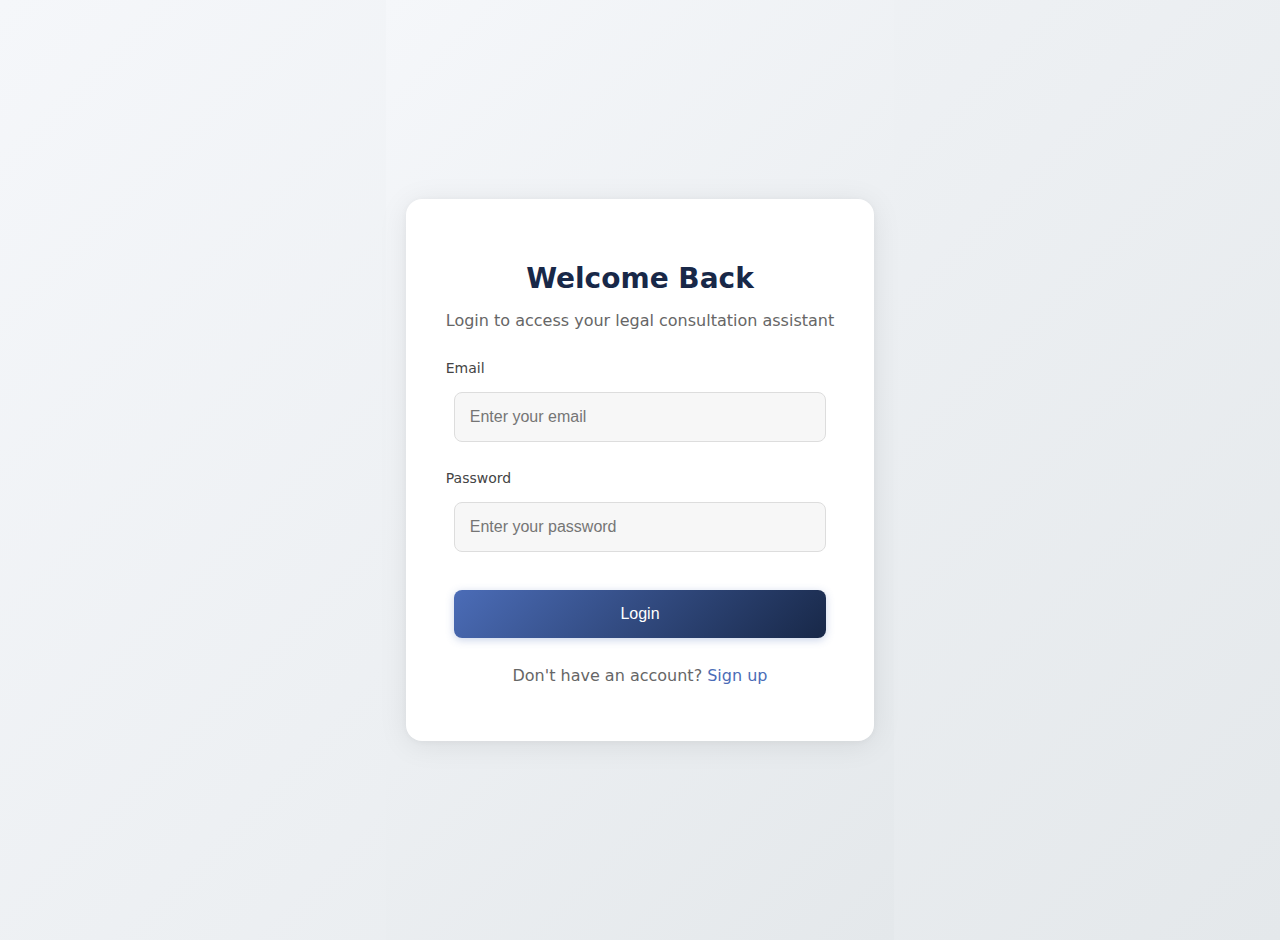
<file: index.html>
<!DOCTYPE html>
<html lang="en">
<head>
  <meta charset="UTF-8" />
  <meta name="viewport" content="width=device-width, initial-scale=1.0"/>
  <title>Legal Consultation Assistant</title>
  <link rel="stylesheet" href="styles.css">
</head>
<body>

  <div class="app-container">
    <div class="main-content">
      <div class="chat-container">
        <div class="chat-header">Legal Consultation Assistant</div>
        <div class="chat-area">
            <div class="chat-box" id="chatBox">
                <div class="chat-message assistant">Hello! I'm your Legal Consultation Assistant. I can provide basic legal information and guidance. Please note that I'm not a substitute for professional legal advice. How can I help you today?</div>
            </div>
        </div>
        <div class="chat-input">
            <input type="text" id="userInput" placeholder="Describe your legal question..." />
            <button onclick="sendMessage()">Send</button>
        </div>
    </div>
    </div>
  </div>

  <script src="script.js"></script>
</body>
</html>
</file>
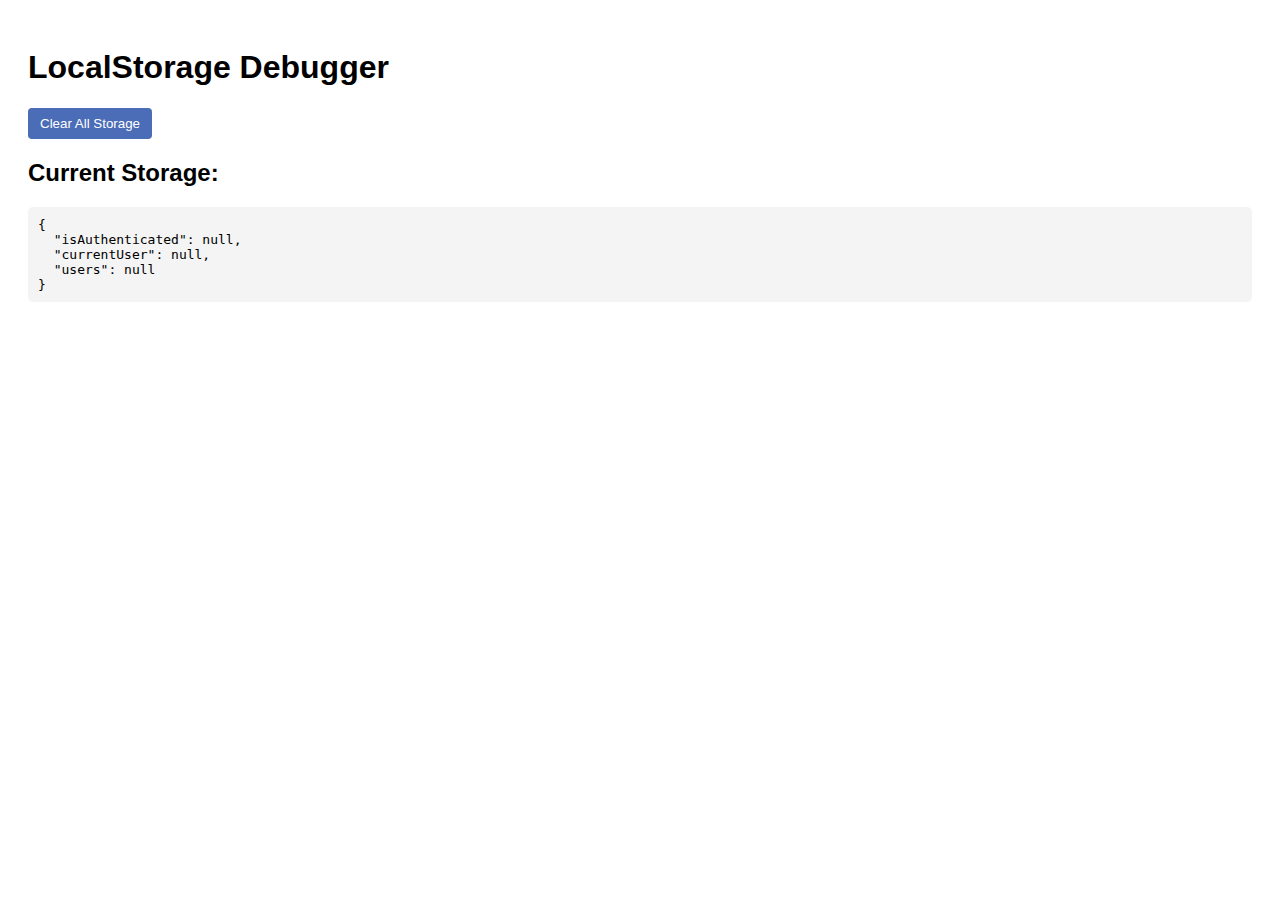
<file: debug.html>
<!DOCTYPE html>
<html>
<head>
    <title>Debug LocalStorage</title>
    <style>
        body { font-family: Arial, sans-serif; padding: 20px; }
        pre { background: #f4f4f4; padding: 10px; border-radius: 5px; }
        button { padding: 8px 12px; background: #4b6cb7; color: white; border: none; border-radius: 4px; cursor: pointer; }
    </style>
</head>
<body>
    <h1>LocalStorage Debugger</h1>
    <button onclick="clearStorage()">Clear All Storage</button>
    <h2>Current Storage:</h2>
    <pre id="storageData"></pre>

    <script>
        function updateDisplay() {
            const data = {
                isAuthenticated: localStorage.getItem('isAuthenticated'),
                currentUser: JSON.parse(localStorage.getItem('currentUser')),
                users: JSON.parse(localStorage.getItem('users'))
            };
            document.getElementById('storageData').textContent = JSON.stringify(data, null, 2);
        }

        function clearStorage() {
            localStorage.clear();
            updateDisplay();
            alert('LocalStorage cleared!');
        }

        updateDisplay();
    </script>
</body>
</html>
</file>
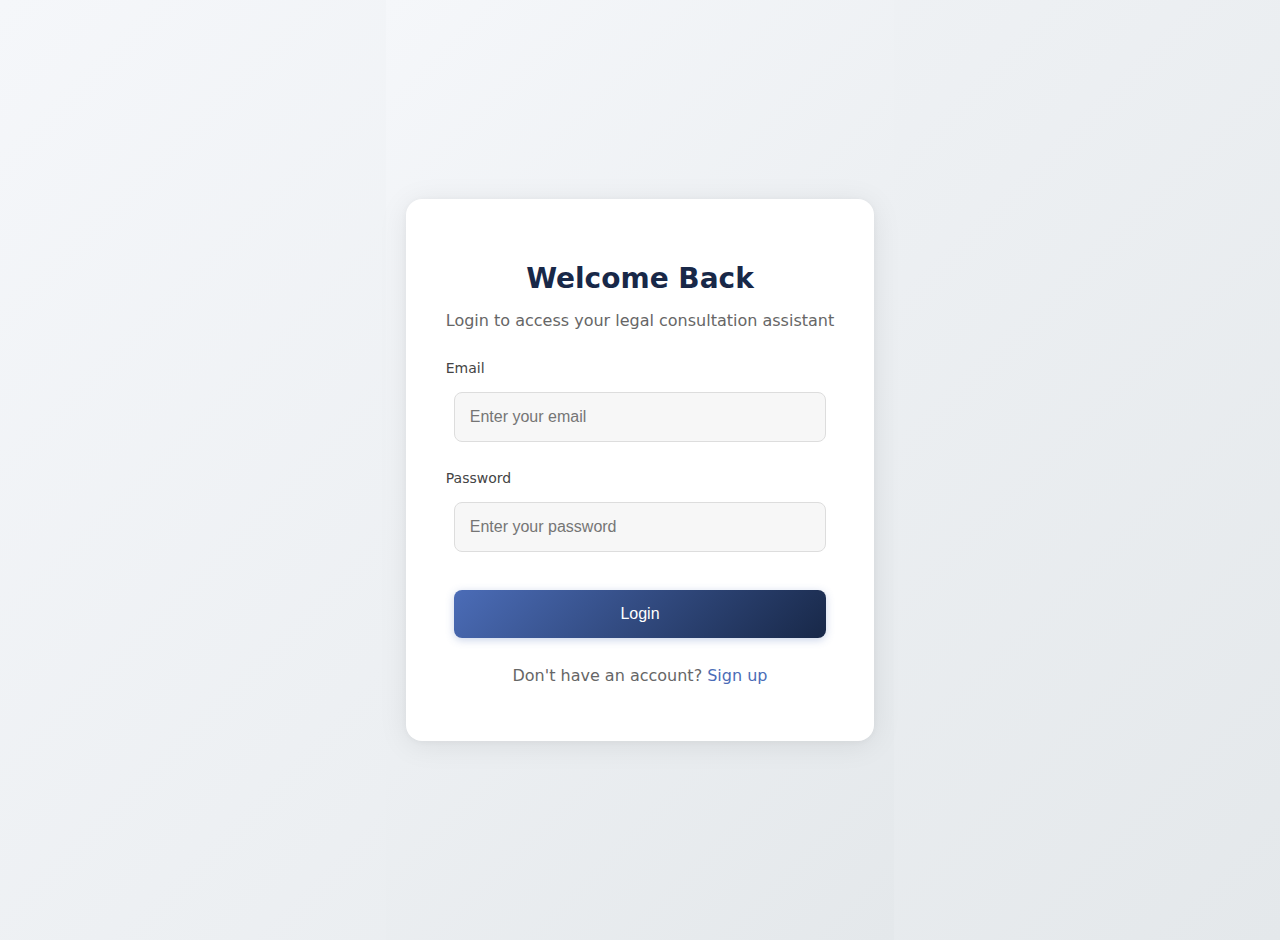
<file: login.html>
<!DOCTYPE html>
<html lang="en">
<head>
  <meta charset="UTF-8" />
  <meta name="viewport" content="width=device-width, initial-scale=1.0"/>
  <title>Login | Legal Consultation Assistant</title>
  <link rel="stylesheet" href="styles.css">
</head>
<body>
  <div class="auth-container">
    <div class="auth-card">
      <div class="auth-header">
        <h2>Welcome Back</h2>
        <p>Login to access your legal consultation assistant</p>
      </div>
      
      <form id="loginForm" class="auth-form">
        <div class="form-group">
          <label for="loginEmail">Email</label>
          <input type="email" id="loginEmail" required placeholder="Enter your email">
        </div>
        
        <div class="form-group">
          <label for="loginPassword">Password</label>
          <input type="password" id="loginPassword" required placeholder="Enter your password">
        </div>
        
        <button type="submit" class="auth-btn">Login</button>
      </form>
      
      <div class="auth-footer">
        <p>Don't have an account? <a href="signup.html">Sign up</a></p>
      </div>
    </div>
  </div>

  <script src="auth.js"></script>
</body>
</html>
</file>
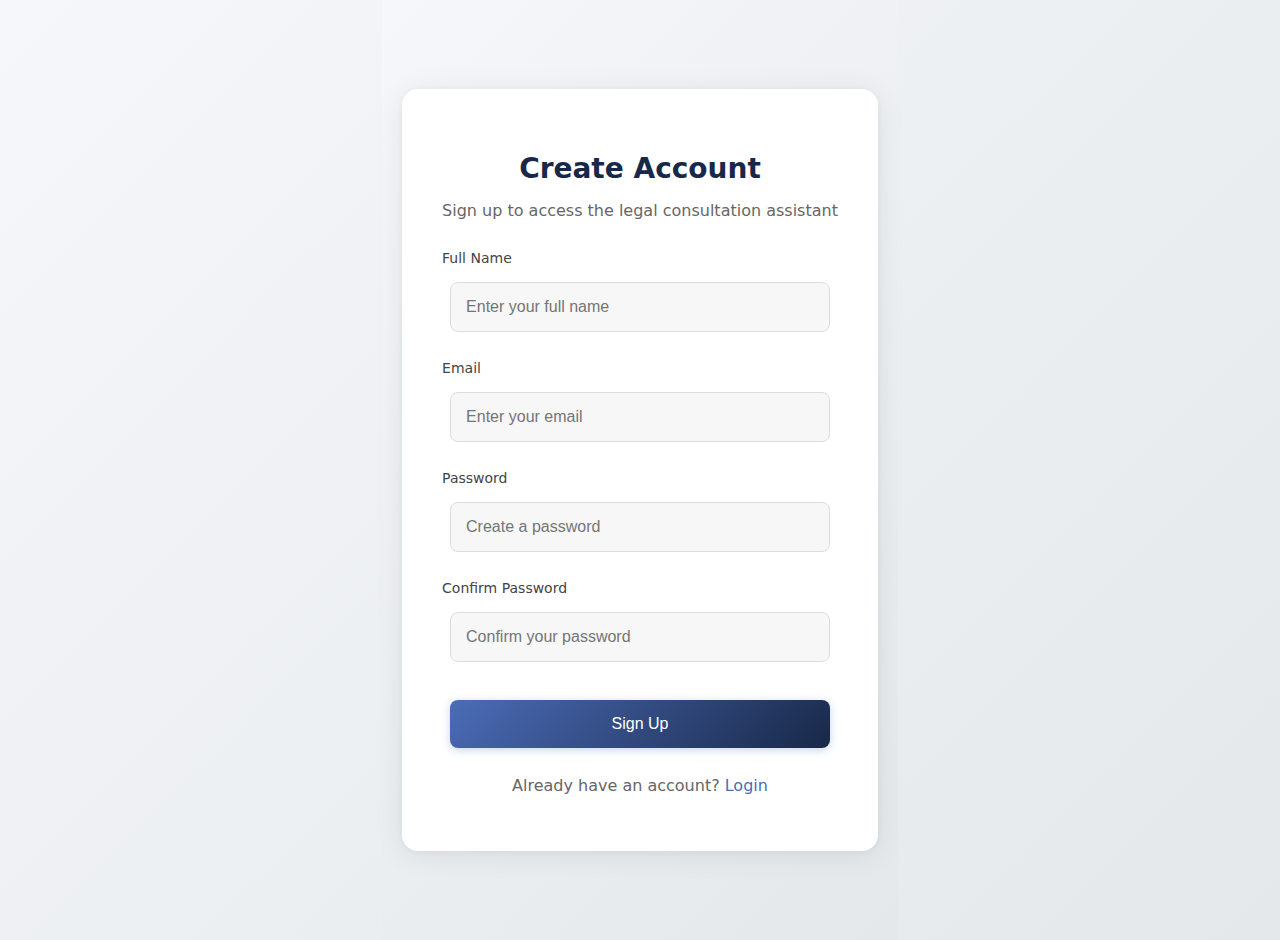
<file: signup.html>
<!DOCTYPE html>
<html lang="en">
<head>
  <meta charset="UTF-8" />
  <meta name="viewport" content="width=device-width, initial-scale=1.0"/>
  <title>Sign Up | Legal Consultation Assistant</title>
  <link rel="stylesheet" href="styles.css">
</head>
<body>
  <div class="auth-container">
    <div class="auth-card">
      <div class="auth-header">
        <h2>Create Account</h2>
        <p>Sign up to access the legal consultation assistant</p>
      </div>
      
      <form id="signupForm" class="auth-form">
        <div class="form-group">
          <label for="signupName">Full Name</label>
          <input type="text" id="signupName" required placeholder="Enter your full name">
        </div>
        
        <div class="form-group">
          <label for="signupEmail">Email</label>
          <input type="email" id="signupEmail" required placeholder="Enter your email">
        </div>
        
        <div class="form-group">
          <label for="signupPassword">Password</label>
          <input type="password" id="signupPassword" required placeholder="Create a password">
        </div>
        
        <div class="form-group">
          <label for="signupConfirmPassword">Confirm Password</label>
          <input type="password" id="signupConfirmPassword" required placeholder="Confirm your password">
        </div>
        
        <button type="submit" class="auth-btn">Sign Up</button>
      </form>
      
      <div class="auth-footer">
        <p>Already have an account? <a href="login.html">Login</a></p>
      </div>
    </div>
  </div>

  <script src="auth.js"></script>
</body>
</html>
</file>
<file: styles.css>
body {
    font-family: 'Segoe UI', system-ui, -apple-system, sans-serif;
    background: linear-gradient(135deg, #f5f7fa 0%, #e4e8eb 100%);
    margin: 0;
    padding: 0;
    min-height: 100vh;
    display: flex;
    justify-content: center;
    align-items: center;
}

.app-container {
    display: flex;
    width: 100%;
    max-width: 800px;
    height: 90vh;
    margin: 20px;
    background: white;
    border-radius: 16px;
    box-shadow: 
        0 4px 30px rgba(0, 0, 0, 0.08),
        0 1px 6px rgba(0, 0, 0, 0.04);
    overflow: hidden;
    transform: translateY(0);
    transition: transform 0.3s ease, box-shadow 0.3s ease;
}

.app-container:hover {
    transform: translateY(-2px);
    box-shadow: 
        0 6px 35px rgba(0, 0, 0, 0.12),
        0 2px 8px rgba(0, 0, 0, 0.06);
}

.main-content {
    flex: 1;
    display: flex;
    flex-direction: column;
    width: 100%;
}

.chat-header {
    background: linear-gradient(135deg, #4b6cb7 0%, #182848 100%);
    color: white;
    padding: 18px;
    text-align: center;
    font-size: 18px;
    font-weight: 600;
    letter-spacing: 0.5px;
    position: relative;
    overflow: hidden;
}

.chat-header::after {
    content: "";
    position: absolute;
    top: -50%;
    left: -50%;
    width: 200%;
    height: 200%;
    background: linear-gradient(
        to bottom right,
        rgba(255,255,255,0.3) 0%,
        rgba(255,255,255,0) 60%
    );
    transform: rotate(30deg);
    animation: shine 3s infinite;
}

@keyframes shine {
    0% { transform: rotate(30deg) translate(-30%, -30%); }
    100% { transform: rotate(30deg) translate(30%, 30%); }
}

.chat-box {
    flex: 1;
    padding: 20px;
    overflow-y: auto;
    scroll-behavior: smooth;
    background-color: rgba(255,255,255,0.7);
}

.chat-message {
    margin-bottom: 15px;
    opacity: 0;
    transform: translateY(10px);
    animation: fadeIn 0.3s forwards;
}

@keyframes fadeIn {
    to {
        opacity: 1;
        transform: translateY(0);
    }
}

.user {
    text-align: right;
    background: linear-gradient(135deg, #e3f2fd 0%, #bbdefb 100%);
    padding: 12px 16px;
    border-radius: 18px 18px 4px 18px;
    margin-left: 80px;
    box-shadow: 0 2px 4px rgba(0,0,0,0.05);
    position: relative;
}

.user::after {
    content: "";
    position: absolute;
    right: -8px;
    top: 50%;
    width: 0;
    height: 0;
    border: 10px solid transparent;
    border-left-color: #bbdefb;
    border-right: 0;
    margin-top: -10px;
    margin-right: -10px;
}

.assistant {
    text-align: left;
    background: linear-gradient(135deg, #f5f5f5 0%, #e0e0e0 100%);
    padding: 12px 16px;
    border-radius: 18px 18px 18px 4px;
    margin-right: 80px;
    box-shadow: 0 2px 4px rgba(0,0,0,0.05);
    position: relative;
}

.assistant::before {
    content: "";
    position: absolute;
    left: -8px;
    top: 50%;
    width: 0;
    height: 0;
    border: 10px solid transparent;
    border-right-color: #e0e0e0;
    border-left: 0;
    margin-top: -10px;
    margin-left: -10px;
}

.chat-input {
    display: flex;
    border-top: 1px solid rgba(0,0,0,0.08);
    background: white;
    padding: 8px;
}

input {
    flex: 1;
    padding: 15px;
    border: none;
    font-size: 16px;
    border-radius: 24px;
    margin: 8px;
    background: rgba(0,0,0,0.03);
    transition: all 0.3s ease;
}

input:focus {
    outline: none;
    background: rgba(0,0,0,0.05);
    box-shadow: 0 0 0 2px rgba(75, 108, 183, 0.2);
}

button {
    background: linear-gradient(135deg, #4b6cb7 0%, #182848 100%);
    color: white;
    padding: 0 24px;
    border: none;
    cursor: pointer;
    font-size: 16px;
    font-weight: 500;
    border-radius: 24px;
    margin: 8px;
    transition: all 0.3s ease;
    box-shadow: 0 2px 8px rgba(75, 108, 183, 0.3);
}

button:hover {
    transform: translateY(-1px);
    box-shadow: 0 4px 12px rgba(75, 108, 183, 0.4);
}

button:active {
    transform: translateY(0);
    box-shadow: 0 2px 6px rgba(75, 108, 183, 0.3);
}

/* Custom scrollbar */
.chat-box::-webkit-scrollbar {
    width: 6px;
}

.chat-box::-webkit-scrollbar-track {
    background: rgba(0,0,0,0.03);
    border-radius: 3px;
}

.chat-box::-webkit-scrollbar-thumb {
    background: linear-gradient(135deg, #4b6cb7 0%, #182848 100%);
    border-radius: 3px;
}

/* Typing indicator animation */
.typing-indicator {
    display: flex;
    padding: 12px 16px;
    background: #eeeeee;
    border-radius: 18px;
    margin-right: 80px;
    width: fit-content;
}

.typing-dot {
    width: 8px;
    height: 8px;
    margin: 0 2px;
    background: #666;
    border-radius: 50%;
    opacity: 0.4;
    animation: typingAnimation 1.4s infinite ease-in-out;
}

.typing-dot:nth-child(1) { animation-delay: 0s; }
.typing-dot:nth-child(2) { animation-delay: 0.2s; }
.typing-dot:nth-child(3) { animation-delay: 0.4s; }

@keyframes typingAnimation {
    0%, 60%, 100% { transform: translateY(0); opacity: 0.4; }
    30% { transform: translateY(-5px); opacity: 1; }
}
.chat-container {
    display: flex;
    flex-direction: column;
    height: 100%;
}

.chat-area {
    flex: 1;
    overflow: hidden;
    display: flex;
    flex-direction: column;
}

.chat-box {
    flex: 1;
    padding: 20px;
    overflow-y: auto;
    scroll-behavior: smooth;
    background-color: rgba(255,255,255,0.7);
    /* Add min-height to ensure it takes up space even when empty */
    min-height: 0;
}
/* Auth Styles */
.auth-container {
    display: flex;
    justify-content: center;
    align-items: center;
    min-height: 100vh;
    background: linear-gradient(135deg, #f5f7fa 0%, #e4e8eb 100%);
    padding: 20px;
}

.auth-card {
    background: white;
    border-radius: 16px;
    box-shadow: 
        0 4px 30px rgba(0, 0, 0, 0.08),
        0 1px 6px rgba(0, 0, 0, 0.04);
    width: 100%;
    max-width: 450px;
    padding: 40px;
    transform: translateY(0);
    transition: transform 0.3s ease, box-shadow 0.3s ease;
}

.auth-card:hover {
    transform: translateY(-2px);
    box-shadow: 
        0 6px 35px rgba(0, 0, 0, 0.12),
        0 2px 8px rgba(0, 0, 0, 0.06);
}

.auth-header {
    text-align: center;
    margin-bottom: 30px;
}

.auth-header h2 {
    color: #182848;
    margin-bottom: 10px;
    font-size: 28px;
    font-weight: 600;
}

.auth-header p {
    color: #666;
    font-size: 16px;
}

.auth-form {
    display: flex;
    flex-direction: column;
    gap: 20px;
}

.form-group {
    display: flex;
    flex-direction: column;
    gap: 8px;
}

.form-group label {
    font-size: 14px;
    color: #444;
    font-weight: 500;
}

.form-group input {
    padding: 15px;
    border: 1px solid #ddd;
    border-radius: 8px;
    font-size: 16px;
    transition: all 0.3s ease;
}

.form-group input:focus {
    outline: none;
    border-color: #4b6cb7;
    box-shadow: 0 0 0 2px rgba(75, 108, 183, 0.2);
}

.auth-btn {
    background: linear-gradient(135deg, #4b6cb7 0%, #182848 100%);
    color: white;
    padding: 15px;
    border: none;
    border-radius: 8px;
    font-size: 16px;
    font-weight: 500;
    cursor: pointer;
    transition: all 0.3s ease;
    margin-top: 10px;
}

.auth-btn:hover {
    transform: translateY(-1px);
    box-shadow: 0 4px 12px rgba(75, 108, 183, 0.4);
}

.auth-footer {
    text-align: center;
    margin-top: 20px;
    color: #666;
}

.auth-footer a {
    color: #4b6cb7;
    text-decoration: none;
    font-weight: 500;
}

.auth-footer a:hover {
    text-decoration: underline;
}

/* Error message styling */
.error-message {
    color: #e74c3c;
    font-size: 14px;
    margin-top: 5px;
    display: none;
}
</file>
